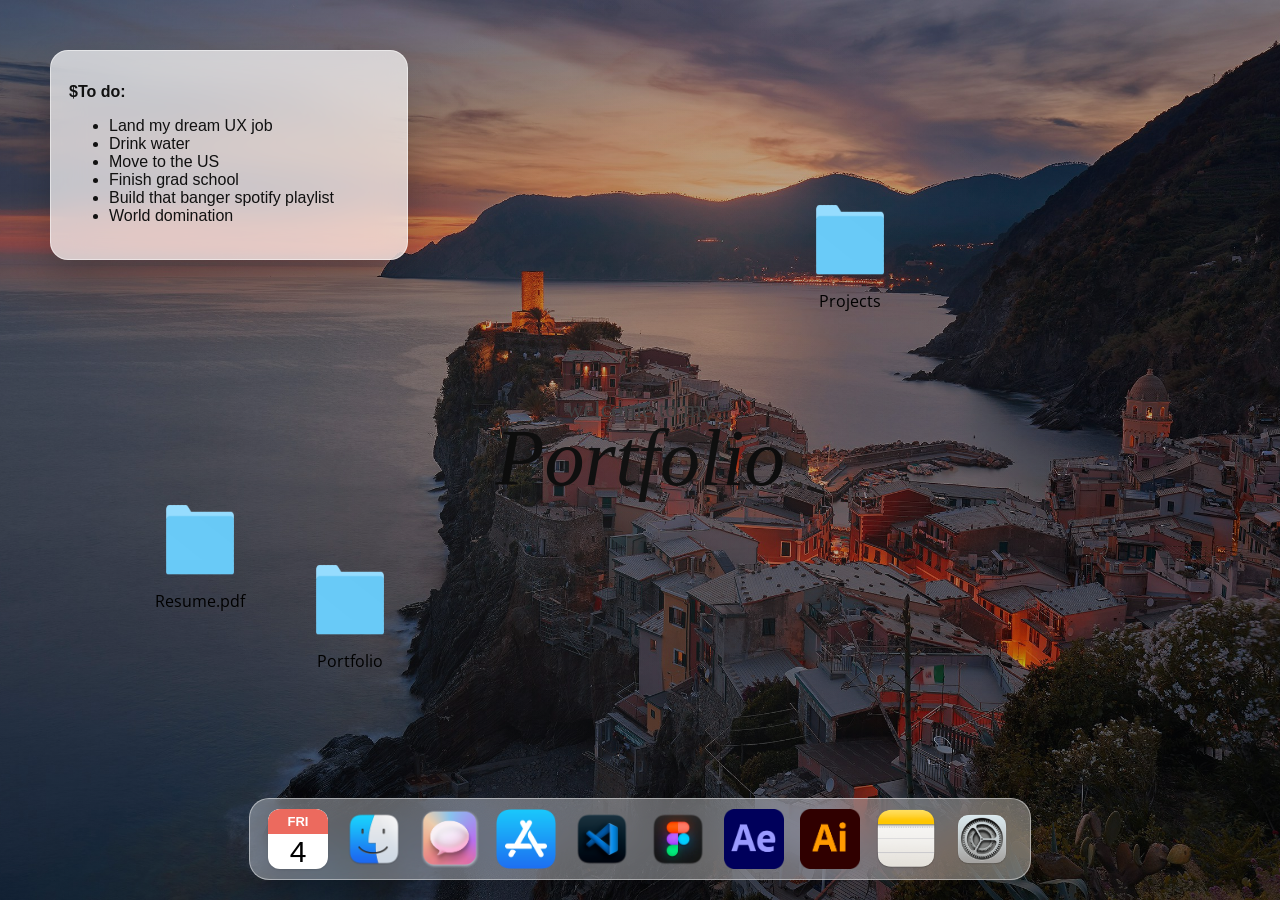
<file: Index.html>
<!DOCTYPE html>
<html lang="en">
<head>
    <meta charset="UTF-8">
    <meta name="viewport" content="width=device-width, initial-scale=1.0">
    <title>Rishu's Portfolio</title>
    <link rel="stylesheet" href="style.css?v=5.5">
    <link rel="preconnect" href="https://fonts.googleapis.com">
    <link rel="preconnect" href="https://fonts.gstatic.com" crossorigin>
    <link href="https://fonts.googleapis.com/css2?family=Kantumruy+Pro:ital,wght@0,100..700;1,100..700&family=Lato:ital,wght@0,100;0,300;0,400;0,700;0,900;1,100;1,300;1,400;1,700;1,900&family=Open+Sans:ital,wght@0,300..800;1,300..800&family=Press+Start+2P&display=swap" rel="stylesheet">
</head>
<body>
    <div class="background">
        <div class="portfolio-text">
            <span>welcome to my</span>
            <p>
                <span class="letter">P</span><span class="letter">o</span><span class="letter">r</span><span class="letter">t</span><span class="letter">f</span><span class="letter">o</span><span class="letter">l</span><span class="letter">i</span><span class="letter">o</span>
            </p>
        </div>
        <div class="sticky-note">
            <p><strong>$To do:</strong></p>
            <ul>
                <li>Land my dream UX job</li>
                <li>Drink water</li>
                <li>Move to the US</li>
                <li>Finish grad school</li>
                <li>Build that banger spotify playlist</li>
                <li>World domination</li>
            </ul>
        </div>
    </div>

    <div class="window" style="display: none;">
        <div class="window-header">
            <div class="window-controls">
                <button class="window-btn close" aria-label="Close"></button>
                <button class="window-btn minimize" aria-label="Minimize"></button>
                <button class="window-btn fullscreen" aria-label="Enter Full Screen"></button>
            </div>
            <div class="window-title"></div>
        </div>
        <div class="window-body"></div>
    </div>

    <div class="dock"></div>

    <script src="script.js"></script>
</body>
</html>
</file>
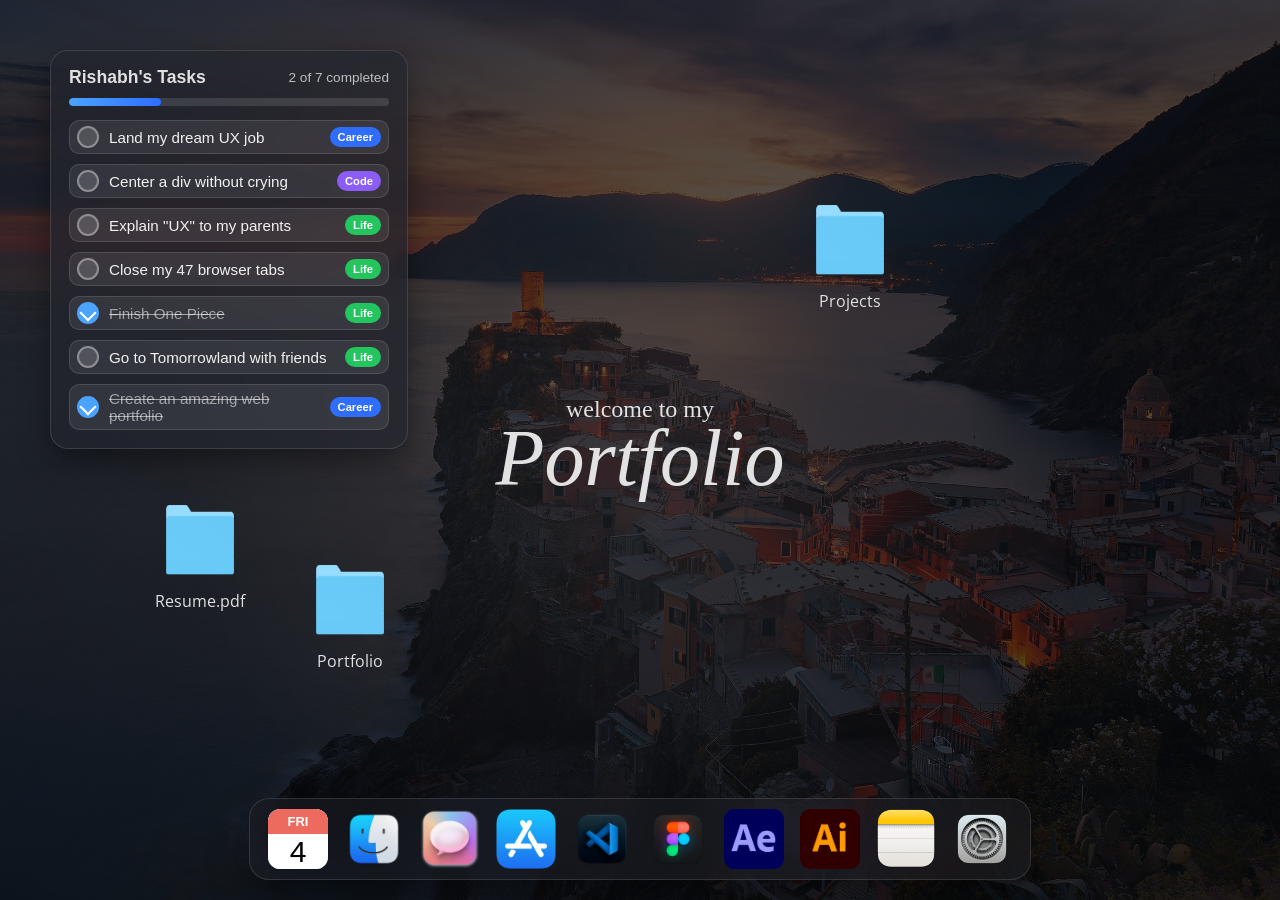
<file: index.html>
<!DOCTYPE html>
<html lang="en">
<head>
    <meta charset="UTF-8">
    <meta name="viewport" content="width=device-width, initial-scale=1.0">
    <title>Rishu's Portfolio</title>
    <link rel="stylesheet" href="style.css?v=5.6">
    <link rel="preconnect" href="https://fonts.googleapis.com">
    <link rel="preconnect" href="https://fonts.gstatic.com" crossorigin>
    <link href="https://fonts.googleapis.com/css2?family=Kantumruy+Pro:ital,wght@0,100..700;1,100..700&family=Lato:ital,wght@0,100;0,300;0,400;0,700;0,900;1,100;1,300;1,400;1,700;1,900&family=Open+Sans:ital,wght@0,300..800;1,300..800&family=Press+Start+2P&display=swap" rel="stylesheet">
</head>
<body class="dark-mode">
    <div class="background">
        <div class="portfolio-text">
            <span>welcome to my</span>
            <p>
                <span class="letter">P</span><span class="letter">o</span><span class="letter">r</span><span class="letter">t</span><span class="letter">f</span><span class="letter">o</span><span class="letter">l</span><span class="letter">i</span><span class="letter">o</span>
            </p>
        </div>
        <div class="sticky-note task-card">
            <div class="task-card-header">
                <h3>Rishabh's Tasks</h3>
                <span class="task-progress-text">2 of 7 completed</span>
            </div>
            <div class="task-progress">
                <span class="task-progress-fill" style="width: 28.6%;"></span>
            </div>
            <ul class="task-list">
                <li class="task-item">
                    <span class="task-check"></span>
                    <span class="task-text">Land my dream UX job</span>
                    <span class="task-tag tag-career">Career</span>
                </li>
                <li class="task-item">
                    <span class="task-check"></span>
                    <span class="task-text">Center a div without crying</span>
                    <span class="task-tag tag-code">Code</span>
                </li>
                <li class="task-item">
                    <span class="task-check"></span>
                    <span class="task-text">Explain "UX" to my parents</span>
                    <span class="task-tag tag-life">Life</span>
                </li>
                <li class="task-item">
                    <span class="task-check"></span>
                    <span class="task-text">Close my 47 browser tabs</span>
                    <span class="task-tag tag-life">Life</span>
                </li>
                <li class="task-item is-done">
                    <span class="task-check"></span>
                    <span class="task-text">Finish One Piece</span>
                    <span class="task-tag tag-life">Life</span>
                </li>
                <li class="task-item">
                    <span class="task-check"></span>
                    <span class="task-text">Go to Tomorrowland with friends</span>
                    <span class="task-tag tag-life">Life</span>
                </li>
                <li class="task-item is-done">
                    <span class="task-check"></span>
                    <span class="task-text">Create an amazing web portfolio</span>
                    <span class="task-tag tag-career">Career</span>
                </li>
            </ul>
        </div>
    </div>

    <div class="window" style="display: none;">
        <div class="window-header">
            <div class="window-controls">
                <button class="window-btn close" aria-label="Close"></button>
                <button class="window-btn minimize" aria-label="Minimize"></button>
                <button class="window-btn fullscreen" aria-label="Enter Full Screen"></button>
            </div>
            <div class="window-title"></div>
        </div>
        <div class="window-body"></div>
    </div>

    <div class="dock"></div>

    <script src="script.js"></script>
</body>

</html>
</file>
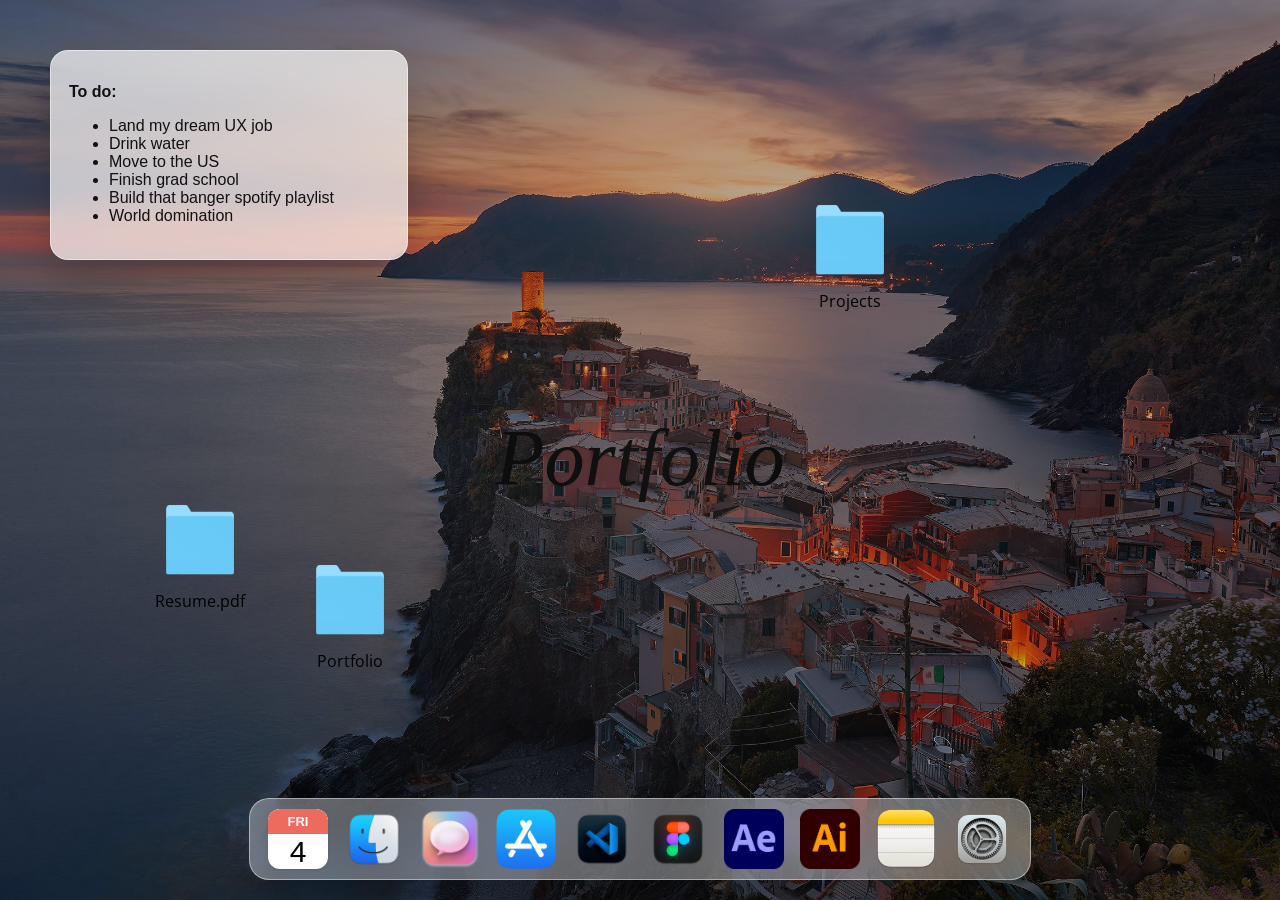
<file: portfolio.html>
<!DOCTYPE html>
<html lang="en">
<head>
    <meta charset="UTF-8">
    <meta name="viewport" content="width=device-width, initial-scale=1.0">
    <title>Rishu's Portfolio</title>
    <link rel="stylesheet" href="style.css?v=5.5">
    <link rel="preconnect" href="https://fonts.googleapis.com">
    <link rel="preconnect" href="https://fonts.gstatic.com" crossorigin>
    <link href="https://fonts.googleapis.com/css2?family=Kantumruy+Pro:ital,wght@0,100..700;1,100..700&family=Lato:ital,wght@0,100;0,300;0,400;0,700;0,900;1,100;1,300;1,400;1,700;1,900&family=Open+Sans:ital,wght@0,300..800;1,300..800&family=Press+Start+2P&display=swap" rel="stylesheet">
</head>
<body>
    <div class="background">
        <div class="portfolio-text">
            <span>welcome to my</span>
            <p>
                <span class="letter">P</span><span class="letter">o</span><span class="letter">r</span><span class="letter">t</span><span class="letter">f</span><span class="letter">o</span><span class="letter">l</span><span class="letter">i</span><span class="letter">o</span>
            </p>
        </div>
        <div class="sticky-note">
            <p><strong>To do:</strong></p>
            <ul>
                <li>Land my dream UX job</li>
                <li>Drink water</li>
                <li>Move to the US</li>
                <li>Finish grad school</li>
                <li>Build that banger spotify playlist</li>
                <li>World domination</li>
            </ul>
        </div>
    </div>

    <div class="window" style="display: none;">
        <div class="window-header">
            <div class="window-controls">
                <button class="window-btn close" aria-label="Close"></button>
                <button class="window-btn minimize" aria-label="Minimize"></button>
                <button class="window-btn fullscreen" aria-label="Enter Full Screen"></button>
            </div>
            <div class="window-title"></div>
        </div>
        <div class="window-body"></div>
    </div>

    <div class="dock"></div>

    <script src="script.js"></script>
</body>
</html>
</file>
<file: style.css>
body, html {
    margin: 0;
    padding: 0;
    width: 100%;
    height: 100%;
    overflow: hidden;
    background-color: #000;
    color: #fff;
    font-family: 'Open Sans', sans-serif;
}

:root {
    --glass-bg: rgba(255, 255, 255, 0.5);
    --glass-bg-strong: rgba(255, 255, 255, 0.62);
    --glass-border: rgba(255, 255, 255, 0.45);
    --glass-shadow: 0 25px 70px rgba(0, 0, 0, 0.25);
    --glass-blur: 24px;
    --glass-saturation: 160%;
}

.background {
    width: 100%;
    height: 100%;
    display: flex;
    justify-content: center;
    align-items: center;
    position: relative;
    background-color: #eceef3;
    background-image:
        linear-gradient(rgba(10, 12, 16, 0.28), rgba(10, 12, 16, 0.28)),
        url("assets portfolio/additional assets/background.jpg");
    background-size: cover, cover;
    background-position: center, center;
    background-repeat: no-repeat, no-repeat;
    overflow: hidden;
}

.background::before {
    content: "";
    position: absolute;
    inset: 0;
    background: radial-gradient(circle at 50% 50%, rgba(255, 255, 255, 0.35), transparent 60%);
    opacity: 0.2;
    pointer-events: none;
}

.portfolio-text {
    text-align: center;
    font-family: 'Times New Roman', Times, serif;
}

.portfolio-text > span {
    font-size: 1.5rem;
    color: #333;
}

.portfolio-text p {
    font-family: 'Times New Roman', Times, serif !important;
    font-size: 5rem !important;
    margin: -10px 0 0 0 !important;
    font-style: italic !important;
    color: #000 !important;
    display: flex !important;
    justify-content: center !important;
    text-align: center !important;
}

.portfolio-text p .letter {
    display: inline-block !important;
    transition: transform 0.2s ease-out;
    transform-origin: center bottom;
}

/* Ensure letter spans inherit paragraph font size, unaffected by generic span rules */
.portfolio-text p .letter {
    font-size: 1em !important;
}

.portfolio-text p:hover .letter {
    transform: scale(1.2);
}

.sticky-note {
    position: absolute;
    top: 50px;
    left: 50px;
    width: 320px;
    padding: 16px 18px 18px;
    background: rgba(255, 255, 255, 0.7);
    box-shadow: 0 18px 40px rgba(0, 0, 0, 0.2);
    border: 1px solid rgba(255, 255, 255, 0.5);
    border-radius: 18px;
    backdrop-filter: blur(18px) saturate(140%);
    -webkit-backdrop-filter: blur(18px) saturate(140%);
    font-family: -apple-system, BlinkMacSystemFont, 'Segoe UI', Roboto, Helvetica, Arial, sans-serif;
    color: #111;
}

.task-card-header {
    display: flex;
    align-items: center;
    justify-content: space-between;
    gap: 10px;
}

.task-card-header h3 {
    margin: 0;
    font-size: 1.1rem;
    font-weight: 700;
}

.task-progress-text {
    font-size: 0.85rem;
    color: rgba(0, 0, 0, 0.6);
    white-space: nowrap;
}

.task-progress {
    margin: 10px 0 14px;
    height: 8px;
    background: rgba(0, 0, 0, 0.08);
    border-radius: 999px;
    overflow: hidden;
}

.task-progress-fill {
    display: block;
    height: 100%;
    background: linear-gradient(90deg, #4aa3ff, #2f6dff);
    border-radius: 999px;
}

.task-list {
    list-style: none;
    padding: 0;
    margin: 0;
    display: flex;
    flex-direction: column;
    gap: 10px;
}

.task-item {
    display: flex;
    align-items: center;
    gap: 10px;
    padding: 6px 8px;
    border-radius: 10px;
    background: rgba(255, 255, 255, 0.6);
    box-shadow: inset 0 0 0 1px rgba(255, 255, 255, 0.6);
}

.task-check {
    width: 18px;
    height: 18px;
    border-radius: 50%;
    border: 2px solid rgba(0, 0, 0, 0.2);
    position: relative;
    flex: 0 0 18px;
    background: rgba(255, 255, 255, 0.9);
}

.task-item.is-done .task-check {
    border-color: #4aa3ff;
    background: #4aa3ff;
}

.task-item.is-done .task-check::after {
    content: "";
    position: absolute;
    inset: 3px;
    border-right: 2px solid #fff;
    border-bottom: 2px solid #fff;
    transform: rotate(45deg);
}

.task-text {
    flex: 1 1 auto;
    font-size: 0.95rem;
    color: #111;
}

.task-item.is-done .task-text {
    color: rgba(0, 0, 0, 0.5);
    text-decoration: line-through;
}

.task-tag {
    font-size: 0.7rem;
    padding: 4px 8px;
    border-radius: 999px;
    font-weight: 600;
    color: #fff;
}

.tag-career { background: #2f6dff; }
.tag-code { background: #8b5cf6; }
.tag-life { background: #22c55e; }

.folder {
    position: absolute;
    width: 100px;
    text-align: center;
    cursor: pointer;
    touch-action: manipulation;
}

.folder img {
    width: 80px;
    height: 80px;
}

.folder span {
    display: block;
    margin-top: 5px;
    color: #000;
}

.dock {
    position: absolute;
    bottom: 20px;
    left: 50%;
    transform: translateX(-50%);
    display: flex;
    align-items: flex-end;
    padding: 10px;
    background-color: rgba(255, 255, 255, 0.35);
    border-radius: 20px;
    backdrop-filter: blur(18px) saturate(160%);
    -webkit-backdrop-filter: blur(18px) saturate(160%);
    border: 1px solid rgba(255, 255, 255, 0.45);
    box-shadow: 0 18px 40px rgba(0, 0, 0, 0.18);
    z-index: 1000;
    transition: all 0.3s ease;
}

.dock-item {
    margin: 0 8px;
    transition: all 0.2s ease-in-out;
    cursor: pointer;
    position: relative;
    display: flex;
    flex-direction: column;
    align-items: center;
    width: 60px;
    height: 60px;
    touch-action: manipulation;
}

.dock-item img {
    width: 100%;
    height: 100%;
    transition: all 0.2s ease-in-out;
}


.dock-item span {
    display: none;
    position: absolute;
    top: -35px;
    background-color: rgba(0, 0, 0, 0.8);
    color: white;
    padding: 5px 10px;
    border-radius: 5px;
    white-space: nowrap;
    font-size: 14px;
}

.dock-item:hover span {
    display: flex;
    align-items: center;
    justify-content: center;
}

.dock-item.calendar {
    display: flex;
    flex-direction: column;
    align-items: center;
    justify-content: flex-start;
    background-color: #fff;
    border-radius: 12px;
    width: 60px;
    height: 60px;
    overflow: hidden;
    font-family: -apple-system, BlinkMacSystemFont, 'Segoe UI', Roboto, Helvetica, Arial, sans-serif;
    font-weight: 500;
    box-shadow: 0 1px 2px rgba(0,0,0,0.1);
    font-size: 10px;
}

.calendar .day-of-week {
    background-color: #ec6a5e;
    color: white;
    width: 100%;
    text-align: center;
    height: 25px;
    line-height: 25px;
    font-size: 1.3em;
    font-weight: 700;
    text-transform: uppercase;
    border-top-left-radius: 12px;
    border-top-right-radius: 12px;
    margin: 0;
    padding: 0;
}

.calendar .day {
    width: 100%;
    height: calc(100% - 25px); 
    position: absolute; 
    top: 25px; 
    left: 0;
    display: flex;
    align-items: center;
    justify-content: center;
    color: #000;
    font-size: 3em;
    font-weight: 300;
    margin: 0;
    padding: 0; 
}

.calendar span {
    display: block;
    position: static;
    background-color: transparent;
    color: inherit;
    padding: 0;
    border-radius: 0;
    white-space: normal;
    font-size: initial;
    margin: 0;
}

.window {
    position: absolute;
    top: 50%;
    left: 50%;
    transform: translate(-50%, -50%);
    width: min(1100px, 92vw);
    height: min(750px, 85vh);
    background-color: var(--glass-bg);
    border-radius: 10px;
    box-shadow: var(--glass-shadow);
    border: 1px solid var(--glass-border);
    backdrop-filter: blur(var(--glass-blur)) saturate(var(--glass-saturation));
    -webkit-backdrop-filter: blur(var(--glass-blur)) saturate(var(--glass-saturation));
    z-index: 10;
    overflow: hidden;
}

.window-header {
    background: linear-gradient(to bottom, rgba(255, 255, 255, 0.85), rgba(230, 230, 235, 0.65));
    height: 28px;
    padding: 0 10px;
    display: flex;
    align-items: center;
    cursor: move;
    border-top-left-radius: 10px;
    border-top-right-radius: 10px;
    border-bottom: 1px solid rgba(255, 255, 255, 0.35);
    position: relative;
}

.close-button {
    width: 12px;
    height: 12px;
    border-radius: 50%;
    background: #ff5f57;
    border: 1px solid rgba(0,0,0,0.1);
    cursor: pointer;
    font-size: 0;
    transition: opacity 0.2s;
}

.close-button:hover {
    opacity: 0.8;
}

.window-body {
    padding: 20px;
    height: calc(100% - 28px);
    background-color: rgba(255, 255, 255, 0.78);
    color: #333;
    overflow-y: auto;
    font-family: -apple-system, BlinkMacSystemFont, 'Segoe UI', Roboto, Helvetica, Arial, sans-serif;
}

.window-body.is-folder {
    background-color: rgba(255, 255, 255, 0.58);
}

/* When a window body contains embedded media (PDF/video), remove padding and let it fill */
.window-body.is-media {
    padding: 0;
    overflow: hidden;
}

.window-body.is-media iframe,
.window-body.is-media video {
    display: block;
    width: 100%;
    height: 100%;
    border: 0;
}

.window-controls {
    position: absolute;
    left: 10px;
    top: 50%;
    transform: translateY(-50%);
    display: flex;
    gap: 8px;
    z-index: 10;
}

.window-btn {
    width: 12px;
    height: 12px;
    border-radius: 50%;
    border: 1px solid rgba(0,0,0,0.1);
    cursor: pointer;
    transition: all 0.1s ease-in-out;
    opacity: 1;
}

.window-btn.close { background-color: #ff5f57; }
.window-btn.minimize { background-color: #ffbd2e; }
.window-btn.fullscreen { background-color: #28c840; }

/* Removed redundant hover opacity */

.window-title {
    font-size: 14px;
    font-weight: bold;
    color: #333;
    flex-grow: 1;
    text-align: center;
}

.folder-grid {
    display: grid;
    grid-template-columns: repeat(auto-fill, minmax(100px, 1fr));
    gap: 20px;
    padding: 10px;
}

.folder-item {
    display: flex;
    flex-direction: column;
    align-items: center;
    text-align: center;
    cursor: pointer;
    padding: 10px;
    border-radius: 8px;
    transition: background-color 0.2s;
    touch-action: manipulation;
}

.folder-item:hover {
    background-color: rgba(0, 122, 255, 0.1);
}

.folder-item img {
    width: 60px;
    height: 60px;
    margin-bottom: 8px;
    object-fit: cover;
    border-radius: 8px;
}

.photo-view {
    display: block;
    max-width: 100%;
    height: auto;
    border-radius: 12px;
    margin: 0 auto;
}

.gallery-view {
    display: flex;
    align-items: center;
    justify-content: center;
    gap: 12px;
    min-height: 100%;
}

.gallery-image {
    max-width: min(900px, 80vw);
    max-height: 70vh;
    width: auto;
    height: auto;
    border-radius: 14px;
    box-shadow: 0 18px 40px rgba(0, 0, 0, 0.25);
}

.gallery-caption {
    text-align: center;
    margin-top: 10px;
    color: inherit;
    opacity: 0.8;
    font-size: 14px;
}

.gallery-nav {
    border: 1px solid rgba(255, 255, 255, 0.4);
    background: rgba(255, 255, 255, 0.6);
    color: #111;
    width: 36px;
    height: 36px;
    border-radius: 50%;
    font-size: 24px;
    line-height: 34px;
    cursor: pointer;
    display: flex;
    align-items: center;
    justify-content: center;
    transition: transform 0.15s ease, background 0.2s ease;
}

.gallery-nav:hover {
    transform: scale(1.06);
    background: rgba(255, 255, 255, 0.8);
}

body.dark-mode .gallery-nav {
    background: rgba(26, 28, 34, 0.75);
    color: #f2f2f2;
    border: 1px solid rgba(255, 255, 255, 0.15);
}

.folder-item span {
    font-size: 12px;
    color: #333;
    word-wrap: break-word;
    max-width: 80px;
}

body.dark-mode .folder-item span {
    color: #f2f2f2;
}

/* Dark Mode Styles */
body.dark-mode {
    background-color: #1a1a1a; /* Dark background for desktop */
    color: #e0e0e0; /* Light text for dark mode */
}

body.dark-mode .background {
    background-color: #121418;
    background-image:
        linear-gradient(rgba(8, 10, 14, 0.7), rgba(8, 10, 14, 0.7)),
        url("assets portfolio/additional assets/background.jpg");
    background-size: cover, cover;
    background-position: center, center;
    background-repeat: no-repeat, no-repeat;
}

body.dark-mode .portfolio-text > span,
body.dark-mode .portfolio-text p {
    color: #e0e0e0 !important; /* Light text for portfolio text in dark mode */
}

body.dark-mode .sticky-note {
    background: rgba(35, 38, 46, 0.7);
    color: #e0e0e0;
    box-shadow: 0 12px 30px rgba(0,0,0,0.4);
    border: 1px solid rgba(255, 255, 255, 0.12);
}

body.dark-mode .task-progress-text {
    color: rgba(255, 255, 255, 0.7);
}

body.dark-mode .task-progress {
    background: rgba(255, 255, 255, 0.12);
}

body.dark-mode .task-item {
    background: rgba(255, 255, 255, 0.08);
    box-shadow: inset 0 0 0 1px rgba(255, 255, 255, 0.12);
}

body.dark-mode .task-text {
    color: #f1f1f1;
}

body.dark-mode .task-item.is-done .task-text {
    color: rgba(255, 255, 255, 0.55);
}

body.dark-mode .task-check {
    border-color: rgba(255, 255, 255, 0.35);
    background: rgba(255, 255, 255, 0.15);
}

body.dark-mode .folder span {
    color: #e0e0e0;
}

body.dark-mode .dock {
    background-color: rgba(30, 30, 35, 0.55);
    border: 1px solid rgba(255, 255, 255, 0.12);
    backdrop-filter: blur(18px) saturate(150%);
    -webkit-backdrop-filter: blur(18px) saturate(150%);
    box-shadow: 0 18px 40px rgba(0, 0, 0, 0.4);
}

body.dark-mode .dock-item span {
    background-color: rgba(255, 255, 255, 0.8);
    color: #1a1a1a;
}

body.dark-mode .dock-item.calendar {
    background-color: #fff;
    box-shadow: 0 1px 2px rgba(0,0,0,0.1);
}

body.dark-mode .calendar .day-of-week {
    background-color: #ec6a5e;
    color: white;
}

body.dark-mode .calendar .day {
    color: #000;
}

body.dark-mode .window {
    background: rgba(26, 28, 34, 0.58);
    border: 1px solid rgba(255, 255, 255, 0.12);
    box-shadow: 0 20px 60px rgba(0, 0, 0, 0.55), 0 2px 10px rgba(0, 0, 0, 0.25);
    backdrop-filter: blur(var(--glass-blur)) saturate(140%);
    -webkit-backdrop-filter: blur(var(--glass-blur)) saturate(140%);
}

body.dark-mode .window-header {
    border-bottom: 1px solid rgba(255, 255, 255, 0.12);
    background: linear-gradient(to bottom, rgba(40, 42, 48, 0.8), rgba(26, 28, 34, 0.6));
}

body.dark-mode .window-title {
    color: rgba(255, 255, 255, 0.7);
}

body.dark-mode .window-toolbar {
    border-bottom: 1px solid rgba(255, 255, 255, 0.08);
    background: rgba(30, 30, 30, 0.5);
}

body.dark-mode .toolbar-btn:hover {
    background-color: rgba(255, 255, 255, 0.08);
}

body.dark-mode .toolbar-btn svg {
    color: rgba(255, 255, 255, 0.6);
}

body.dark-mode .toolbar-separator {
    background-color: rgba(255, 255, 255, 0.1);
}

body.dark-mode .toolbar-search {
    border: 1px solid rgba(255, 255, 255, 0.1);
    background-color: rgba(30, 30, 30, 0.6);
    color: #e0e0e0;
}

body.dark-mode .toolbar-search::placeholder {
    color: rgba(255, 255, 255, 0.4);
}

body.dark-mode .view-options {
    border: 1px solid rgba(255, 255, 255, 0.1);
}

body.dark-mode .view-btn {
    background: rgba(30, 30, 30, 0.6);
}

body.dark-mode .view-btn:hover {
    background-color: rgba(255, 255, 255, 0.08);
}

body.dark-mode .view-btn.active {
    background-color: rgba(255, 255, 255, 0.15);
}

body.dark-mode .view-btn.icon-view::before,
body.dark-mode .view-btn.list-view::before {
    color: rgba(255, 255, 255, 0.6);
}

body.dark-mode .window-sidebar {
    background: rgba(30, 30, 30, 0.4);
    border-right: 1px solid rgba(255, 255, 255, 0.08);
}

body.dark-mode .sidebar-section {
    color: rgba(255, 255, 255, 0.6);
}

body.dark-mode .sidebar-item {
    color: rgba(255, 255, 255, 0.8);
}

body.dark-mode .sidebar-item:hover {
    background-color: rgba(255, 255, 255, 0.05);
}

body.dark-mode .sidebar-item.active {
    background-color: #007aff; /* Keep blue for active, consistent with Mac */
    color: white;
}

body.dark-mode .window-body {
    background: rgba(26, 28, 34, 0.82);
    color: #e0e0e0;
}

body.dark-mode .window-body.is-folder {
    background: rgba(26, 28, 34, 0.55);
}

/* Settings Panel Specific Styles */
.settings-panel {
    padding: 20px;
}

.settings-section h3 {
    margin-top: 0;
    margin-bottom: 15px;
    font-size: 1.2em;
    color: #333;
}

.dark-mode .settings-section h3 {
    color: #e0e0e0;
}

.toggle-switch {
    position: relative;
    display: inline-block;
    width: 34px;
    height: 20px;
}

.toggle-switch input {
    opacity: 0;
    width: 0;
    height: 0;
}

.slider {
    position: absolute;
    cursor: pointer;
    top: 0;
    left: 0;
    right: 0;
    bottom: 0;
    background-color: #ccc;
    transition: .4s;
    border-radius: 20px;
}

.slider:before {
    position: absolute;
    content: "";
    height: 16px;
    width: 16px;
    left: 2px;
    bottom: 2px;
    background-color: white;
    transition: .4s;
    border-radius: 50%;
}

input:checked + .slider {
    background-color: #007aff;
}

input:focus + .slider {
    box-shadow: 0 0 1px #007aff;
}

input:checked + .slider:before {
    transform: translateX(14px);
}

/* ---------- Responsive ---------- */
@media (max-width: 1100px) {
    .window {
        width: min(1100px, 96vw);
        height: min(750px, calc(100vh - 100px));
        height: min(750px, calc(100dvh - 100px));
    }

    .portfolio-text p {
        font-size: clamp(2.25rem, 10vw, 4rem) !important;
    }

    .portfolio-text > span {
        font-size: clamp(1rem, 3vw, 1.5rem);
    }
}

@media (max-width: 768px) {
    .background {
        align-items: flex-start;
        justify-content: flex-start;
        padding-top: max(8px, env(safe-area-inset-top));
        padding-bottom: max(100px, env(safe-area-inset-bottom));
        box-sizing: border-box;
        min-height: 100vh;
        min-height: 100dvh;
        min-height: -webkit-fill-available;
    }

    .portfolio-text {
        width: 100%;
        box-sizing: border-box;
        padding: 4px 12px 0;
        margin-top: 4px;
    }

    .portfolio-text p {
        font-size: clamp(1.75rem, 11vw, 3rem) !important;
        flex-wrap: wrap;
        row-gap: 0.1em;
    }

    .sticky-note {
        position: relative;
        left: auto;
        top: auto;
        width: auto;
        max-width: none;
        margin: 10px 12px 8px;
        max-height: min(420px, 42vh);
        overflow-y: auto;
        -webkit-overflow-scrolling: touch;
    }

    .task-card-header {
        flex-wrap: wrap;
    }

    .task-progress-text {
        white-space: normal;
        text-align: right;
        flex: 1 1 100%;
    }

    .folder {
        width: 86px;
    }

    .folder img {
        width: 64px;
        height: 64px;
    }

    .folder span {
        font-size: 11px;
        line-height: 1.2;
    }

    .dock {
        bottom: max(10px, env(safe-area-inset-bottom, 0px));
        left: 50%;
        transform: translateX(-50%);
        max-width: calc(100vw - 16px);
        padding: 8px 6px;
        flex-wrap: nowrap;
        overflow-x: auto;
        overflow-y: visible;
        justify-content: flex-start;
        -webkit-overflow-scrolling: touch;
        scrollbar-width: none;
    }

    .dock::-webkit-scrollbar {
        display: none;
    }

    .dock-item {
        margin: 0 5px;
        flex-shrink: 0;
    }

    .folder-grid {
        grid-template-columns: repeat(auto-fill, minmax(92px, 1fr));
        gap: 12px;
        padding: 8px;
    }

    .folder-item img {
        width: 52px;
        height: 52px;
    }

    .folder-item span {
        max-width: 92px;
        font-size: 11px;
    }

    .gallery-view {
        flex-direction: column;
        gap: 8px;
        min-height: auto;
        padding: 8px 0;
    }

    .gallery-image {
        max-width: 100%;
        max-height: 55vh;
    }

    .gallery-nav {
        width: 44px;
        height: 44px;
        font-size: 28px;
    }

    .window-body {
        padding: 14px;
    }
}

@media (max-width: 480px) {
    .task-text {
        font-size: 0.88rem;
    }

    .task-tag {
        font-size: 0.65rem;
        padding: 3px 6px;
    }

    .window-title {
        font-size: 12px;
        padding: 0 4px;
    }
}
</file>
